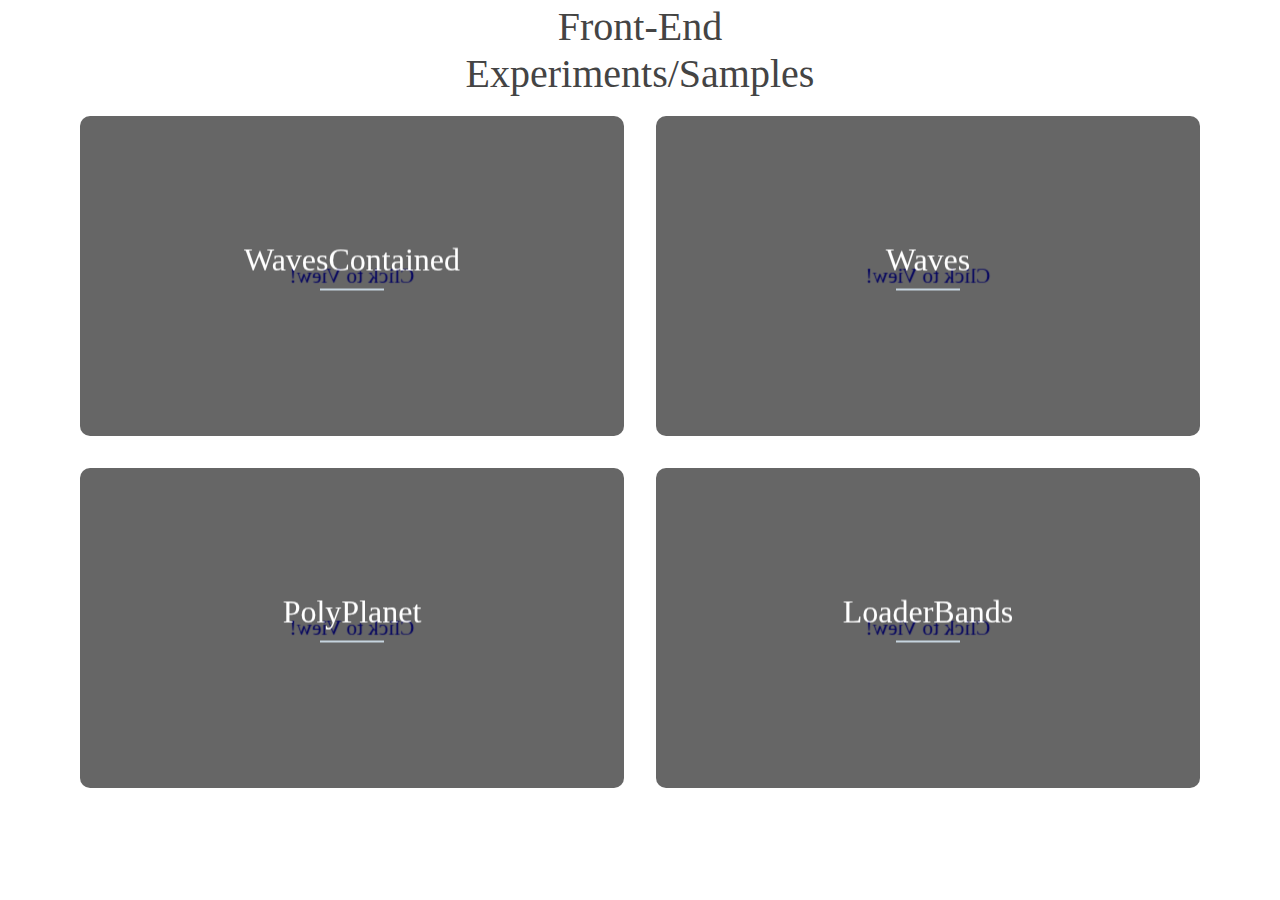
<file: index.html>
<html>
<link rel="stylesheet" type="text/css" href="frontmain.css">
<div class="wrapper">
  <h1>Front-End<br>Experiments/Samples</h1>
  <div class="cols">
			<div class="col" ontouchstart="this.classList.toggle('hover');">
				<div class="container">
					<div class="front" style="background-image: url(https://unsplash.it/504/504/">
						<div class="inner">
							<p>WavesContained</p>
						</div>
					</div>
					<div class="back">
						<div class="inner">
							<p><a style="text-decoration: none;" href="wavescircle/index.html">Click to View!</a></p>
						</div>
					</div>
				</div>
			</div>
			<div class="col" ontouchstart="this.classList.toggle('hover');">
				<div class="container">
					<div class="front" style="background-image: url(https://unsplash.it/505/505/)">
						<div class="inner">
							<p>Waves</p>
						</div>
					</div>
					<div class="back">
						<div class="inner">
							<a style="text-decoration: none;" href="waves2points/index.html"><p>Click to View!</p></a>
						</div>
					</div>
				</div>
			</div>
			<div class="col" ontouchstart="this.classList.toggle('hover');">
				<div class="container">
					<div class="front" style="background-image: url(https://unsplash.it/506/506/)">
						<div class="inner">
							<p>PolyPlanet</p>
						</div>
					</div>
					<div class="back">
						<div class="inner">
							<a style="text-decoration: none;" href="polyplanet/index.html"><p>Click to View!</p></a>
						</div>
					</div>
				</div>
			</div>
			<div class="col" ontouchstart="this.classList.toggle('hover');">
				<div class="container">
					<div class="front" style="background-image: url(https://unsplash.it/508/508/)">
						<div class="inner">
							<p>LoaderBands</p>
						</div>
					</div>
					<div class="back">
						<div class="inner">
							<a style="text-decoration: none;" href="bandload/index.html"><p>Click to View!</p></a>
						</div>
					</div>
				</div>
			</div>
		</div>
 </div>
 </html>
</file>
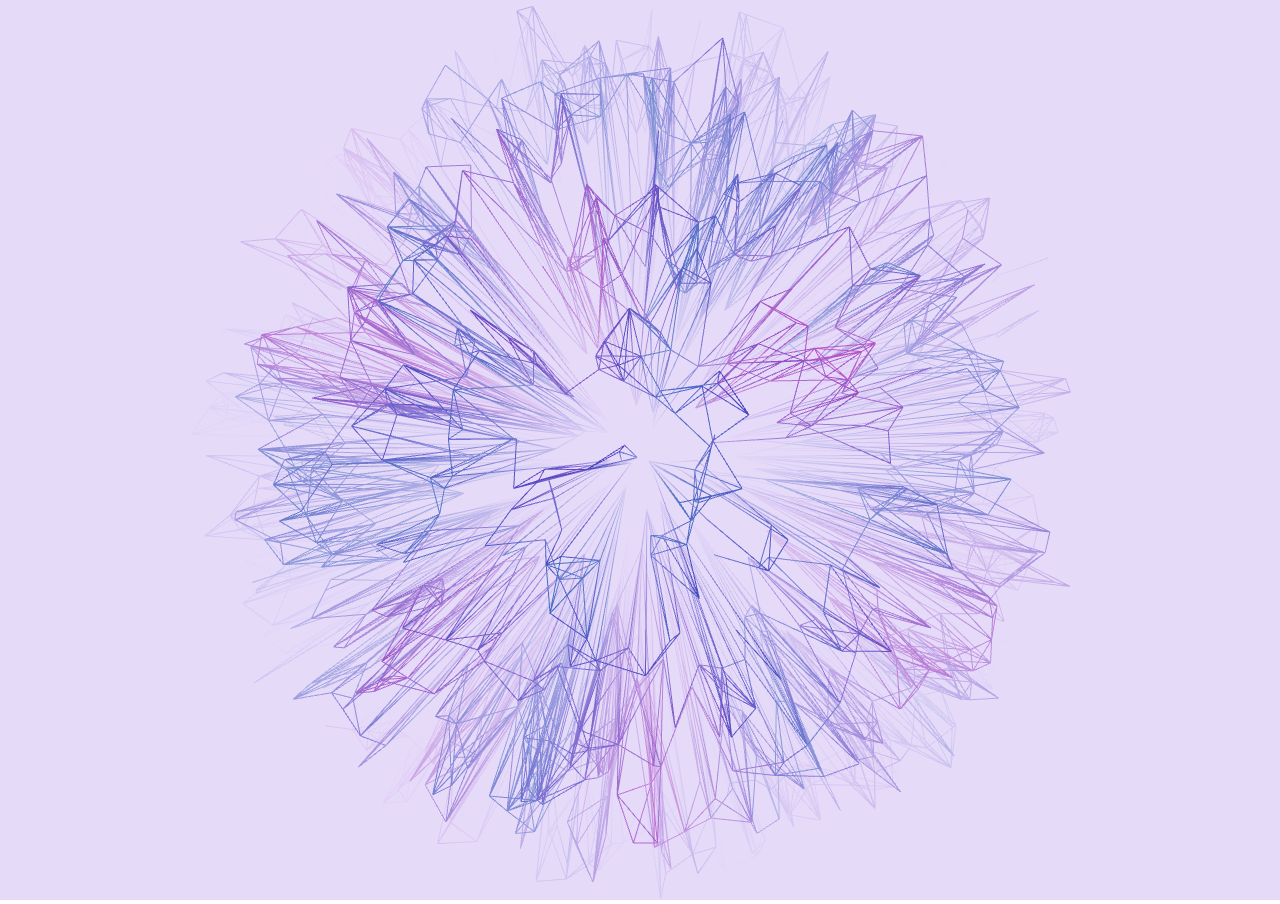
<file: polyplanet/index.html>
<!DOCTYPE html>
<html lang="en">  
      <style>
      body{
  margin:0;
  overflow:hidden;
}
    </style>

  <script>
  window.console = window.console || function(t) {};
</script>

  
  
  <script>
  if (document.location.search.match(/type=embed/gi)) {
    window.parent.postMessage("resize", "*");
  }
</script>


</head>

<body translate="no">

  <canvas id="scene" width="1440" height="689" style="width: 1440px; height: 689px;"></canvas>
  <script src="three.min.js"></script>
<script src="OrbitControls.js"></script>
<script src="perlin.js"></script>
<script src="TweenMax.min.js"></script>

    <script>
      var ww, wh, renderer, scene, camera, planet, strokes;

function init() {

  ww = window.innerWidth;
  wh = window.innerHeight;

  renderer = new THREE.WebGLRenderer({
    canvas: document.getElementById("scene"),
    antialias: true
  });
  renderer.setSize(ww, wh);
  renderer.setClearColor(0xe6daf9);
  renderer.setPixelRatio(window.devicePixelRatio ? window.devicePixelRatio : 1);

  scene = new THREE.Scene();
  scene.fog = new THREE.Fog(0xe6daf9, 310, 550);

  camera = new THREE.PerspectiveCamera(50, ww / wh, 20, 10000);
  camera.position.set(0, 0, 600);
  scene.add(camera);

  createPlanet();

  requestAnimationFrame(render);
  window.addEventListener("resize", onWindowResize);
}

function onWindowResize() {
  ww = window.innerWidth;
  wh = window.innerHeight;

  camera.aspect = ww / wh;
  camera.updateProjectionMatrix();

  renderer.setSize(ww, wh);
}

function createPlanet() {
  planet = new THREE.Object3D();
  scene.add(planet);

  var geometry = new THREE.Geometry();
  for (var x = 0; x < 3500; x++) {
    var lat = 2 * Math.PI * Math.random();
    var long = Math.acos(2 * Math.random() - 1);
    var u = Math.cos(long);
    var pos = {
      x: (Math.random() * 40 + 220) * Math.sqrt(1 - (u * u)) * Math.cos(lat),
      y: (Math.random() * 40 + 220) * Math.sqrt(1 - (u * u)) * Math.sin(lat),
      z: (Math.random() * 40 + 220) * u
    };
    var dest = {
      x: 80 * Math.sqrt(1 - (u * u)) * Math.cos(lat),
      y: 80 * Math.sqrt(1 - (u * u)) * Math.sin(lat),
      z: 80 * u
    };
    var vector = new THREE.Vector3(pos.x, pos.y, pos.z);
    TweenMax.to(vector, Math.random() * 5 + 2, {
      x: pos.x*0.2,
      y: pos.y*0.2,
      z: pos.z*0.2,
      repeat: -1,
      delay: -9,
      yoyo: true,
      ease: Power1.easeIn
    });
    vector.amount = 0;
    geometry.vertices.push(vector);
  }

  var segments = new THREE.Geometry();
  var color, perlin;
  for (var i = geometry.vertices.length - 1; i >= 0; i--) {
    var vector = geometry.vertices[i];
    for (var j = geometry.vertices.length - 1; j >= 0; j--) {
      if (vector.distanceTo(geometry.vertices[j]) < 25 && vector.amount < 6) {
        segments.vertices.push(vector);
        segments.vertices.push(geometry.vertices[j]);
        geometry.vertices[i].amount++;
        geometry.vertices[j].amount++;
        perlin = Math.abs(noise.simplex3(vector.x * 0.005, vector.y * 0.005, vector.z * 0.002));
        color = new THREE.Color("hsl(" + (perlin * 80 + 220) + ", 50%,50%)")
        segments.colors.push(color);
        segments.colors.push(color);
      }
    }
  }

  var material = new THREE.LineBasicMaterial({
    vertexColors: THREE.VertexColors
  });
  strokes = new THREE.LineSegments(segments, material);
  planet.add(strokes);

}

function render(a) {
  requestAnimationFrame(render);

  strokes.geometry.verticesNeedUpdate = true;
  planet.rotation.x += 0.001;
  planet.rotation.y += 0.002;

  renderer.render(scene, camera);
}

init();
    </script>
</body>
</html>
</file>
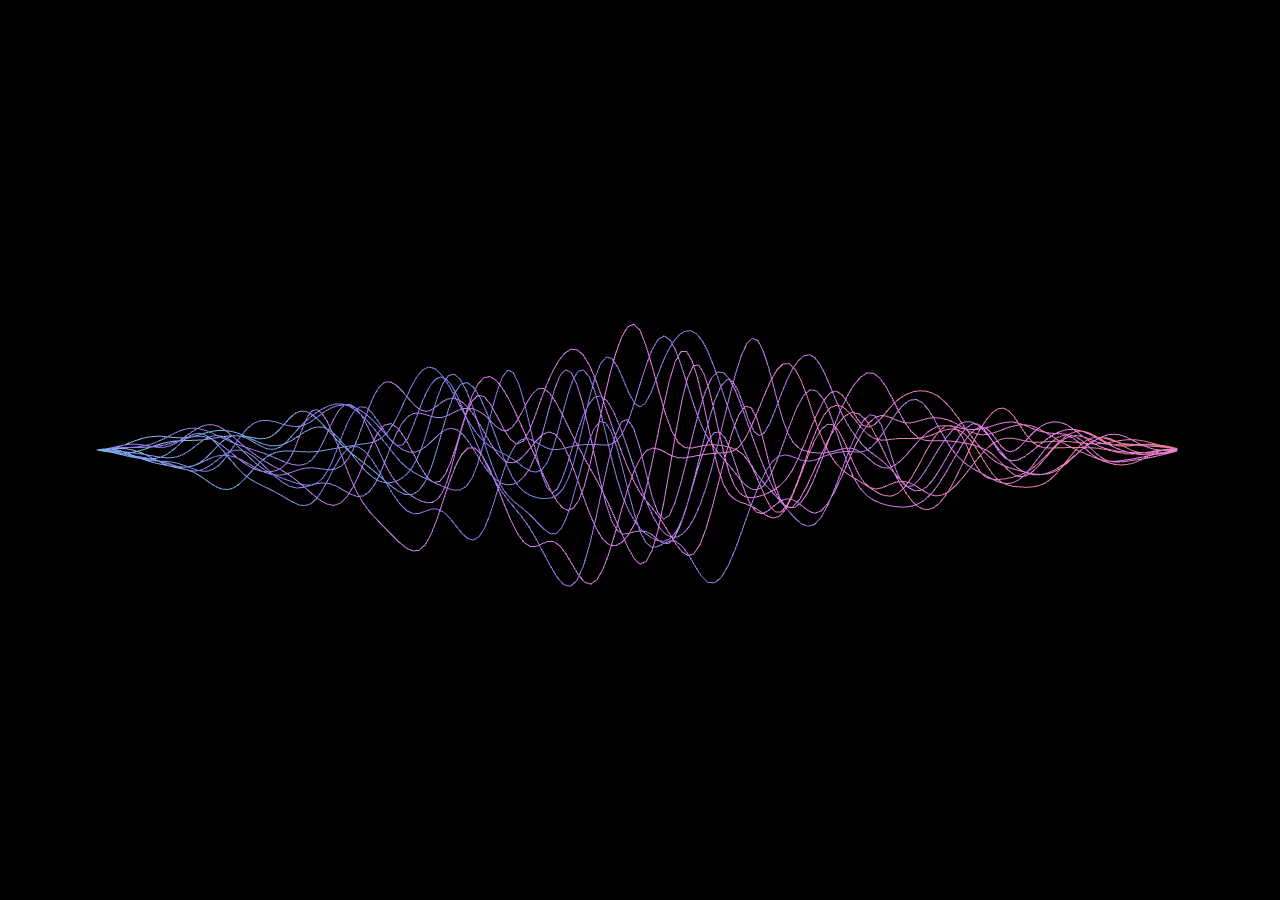
<file: waves2points/index.html>
<!DOCTYPE html>
<html lang="en">
<meta name="viewport" content="width=device-width, initial-scale=1">
<style>
      body {
  overflow: hidden;
  margin: 0;
  -webkit-touch-callout: none;
  -webkit-user-select: none;
  -moz-user-select: none;
  -ms-user-select: none;
  user-select: none;
  -webkit-tap-highlight-color: rgba(0, 0, 0, 0);
}

canvas {
  position: absolute;
  top: 0;
  left: 0;
  cursor: pointer;
}

h2 {
  position: absolute;
  bottom: 10px;
  width: 100%;
  text-align: center;
  color: white;
  font-family: 'Josefin Sans', sans-serif;
  letter-spacing: 4px;
  opacity: 0.2;
  font-weight: 300;
}

    </style>

  <script>
  window.console = window.console || function(t) {};
</script>

  
  
  <script>
  if (document.location.search.match(/type=embed/gi)) {
    window.parent.postMessage("resize", "*");
  }
</script>


</head>

<body translate="no">

  <canvas width="1082" height="393" style="width: 1082px; height: 393px;"></canvas>
  <script src="./three.js"></script>
<script src="./perlin.js"></script>
    <script>
      console.clear();
var renderer = new THREE.WebGLRenderer({
  canvas: document.querySelector("canvas"),
  antialias: true
});
renderer.setPixelRatio(window.devicePixelRatio > 1 ? 2 : 1);
renderer.setSize(window.innerWidth, window.innerHeight);
var scene = new THREE.Scene();
var camera = new THREE.PerspectiveCamera(
  45,
  window.innerWidth / window.innerHeight,
  1,
  1000
);
camera.position.z = 60;
var length = 30;
var mouseJump = {
  x: 0,
  y: 0
};
var offset = 0;
function Spline() {
  this.geometry = new THREE.Geometry();
  this.color = Math.floor(Math.random() * 80 + 180);
  for (var j = 0; j < 180; j++) {
    this.geometry.vertices.push(
      new THREE.Vector3(j / 180 * length * 2 - length, 0, 0)
    );
    this.geometry.colors[j] = new THREE.Color(
      "hsl(" + (j * 0.6 + this.color) + ",70%,70%)"
    );
  }
  this.material = new THREE.LineBasicMaterial({
    vertexColors: THREE.VertexColors
  });
  this.mesh = new THREE.Line(this.geometry, this.material);
  this.speed = (Math.random() + 0.1) * 0.0002;
  scene.add(this.mesh);
}
var isMouseDown = false;
var prevA = 0;
function render(a) {
  requestAnimationFrame(render);
  for (var i = 0; i < splines.length; i++) {
    for (var j = 0; j < splines[i].geometry.vertices.length; j++) {
      var vector = splines[i].geometry.vertices[j];
      vector.y =
        noise.simplex2(j * 0.05 + i - offset, a * splines[i].speed) * 8;
      vector.z = noise.simplex2(vector.x * 0.05 + i, a * splines[i].speed) * 8;

      vector.y *= 1 - Math.abs(vector.x / length);
      vector.z *= 1 - Math.abs(vector.x / length);
    }
    splines[i].geometry.verticesNeedUpdate = true;
  }
  scene.rotation.x = a * 0.0003;
  if (isMouseDown) {
    mouseJump.x += 0.001;
    if (a - prevA > 100) {
      updateColor();
      prevA = a;
    }
  } else {
    mouseJump.x -= 0.001;
  }
  mouseJump.x = Math.max(0, Math.min(0.07, mouseJump.x));
  offset += mouseJump.x;
  renderer.render(scene, camera);
}
var splines = [];
for (var i = 0; i < 12; i++) splines.push(new Spline());
function onResize() {
  camera.aspect = window.innerWidth / window.innerHeight;
  camera.updateProjectionMatrix();
  renderer.setSize(window.innerWidth, window.innerHeight);
}
function updateColor() {
  for (var i = 0; i < splines.length; i++) {
    var color = Math.abs((splines[i].color - offset * 10) % 360);
    for (var j = 0; j < splines[i].geometry.vertices.length; j++) {
      splines[i].mesh.geometry.colors[j] = new THREE.Color(
        "hsl(" + (j * 0.6 + color) + ",70%,70%)"
      );
    }
    splines[i].mesh.geometry.colorsNeedUpdate = true;
  }
}
function onMouseDown(e) {
  isMouseDown = true;
  return false;
}
function onMouseUp() {
  isMouseDown = false;
}
window.addEventListener("resize", onResize);
window.addEventListener("keydown", onMouseDown);
document.body.addEventListener("mousedown", onMouseDown);
document.body.addEventListener("mouseup", onMouseUp);
document.body.addEventListener("touchstart", onMouseDown);
document.body.addEventListener("touchend", onMouseUp);
requestAnimationFrame(render);
    </script>
</body>
</html>
</file>
<file: frontmain.css>
*{
  margin: 0;
  padding: 0;
  -webkit-box-sizing: border-box;
          box-sizing: border-box;
}

h1{
  font-size: 2.5rem;
  font-family: 'Montserrat';
  font-weight: normal;
  color: #444;
  text-align: center;
  margin: 0.2rem 0;
}

.wrapper{
  width: 90%;
  margin: 0 auto;
  max-width: 80rem;
}

.cols{
  display: -webkit-box;
  display: -ms-flexbox;
  display: flex;
  -ms-flex-wrap: wrap;
      flex-wrap: wrap;
  -webkit-box-pack: center;
      -ms-flex-pack: center;
          justify-content: center;
}

.col{
  width: calc(25% - 2rem);
  margin: 1rem;
  cursor: pointer;
}

.container{
  -webkit-transform-style: preserve-3d;
          transform-style: preserve-3d;
	-webkit-perspective: 1000px;
	        perspective: 1000px;
}

.front,
.back{
  background-size: cover;
	background-position: center;
	-webkit-transition: -webkit-transform .7s cubic-bezier(0.4, 0.2, 0.2, 1);
	transition: -webkit-transform .7s cubic-bezier(0.4, 0.2, 0.2, 1);
	-o-transition: transform .7s cubic-bezier(0.4, 0.2, 0.2, 1);
	transition: transform .7s cubic-bezier(0.4, 0.2, 0.2, 1);
	transition: transform .7s cubic-bezier(0.4, 0.2, 0.2, 1), -webkit-transform .7s cubic-bezier(0.4, 0.2, 0.2, 1);
	-webkit-backface-visibility: hidden;
	        backface-visibility: hidden;
	text-align: center;
	min-height: 320px;
	height: auto;
	border-radius: 10px;
	color: #fff;
	font-size: 1.5rem;
}

.back{
  background: #cedce7;
  background: -webkit-linear-gradient(45deg,  #cedce7 0%,#596a72 100%);
  background: -o-linear-gradient(45deg,  #cedce7 0%,#596a72 100%);
  background: linear-gradient(45deg,  #cedce7 0%,#596a72 100%);
}

.front:after{
	position: absolute;
    top: 0;
    left: 0;
    z-index: 1;
    width: 100%;
    height: 100%;
    content: '';
    display: block;
    opacity: .6;
    background-color: #000;
    -webkit-backface-visibility: hidden;
            backface-visibility: hidden;
    border-radius: 10px;
}
.container:hover .front,
.container:hover .back{
    -webkit-transition: -webkit-transform .7s cubic-bezier(0.4, 0.2, 0.2, 1);
    transition: -webkit-transform .7s cubic-bezier(0.4, 0.2, 0.2, 1);
    -o-transition: transform .7s cubic-bezier(0.4, 0.2, 0.2, 1);
    transition: transform .7s cubic-bezier(0.4, 0.2, 0.2, 1);
    transition: transform .7s cubic-bezier(0.4, 0.2, 0.2, 1), -webkit-transform .7s cubic-bezier(0.4, 0.2, 0.2, 1);
}

.back{
    position: absolute;
    top: 0;
    left: 0;
    width: 100%;
}

.inner{
    -webkit-transform: translateY(-50%) translateZ(60px) scale(0.94);
            transform: translateY(-50%) translateZ(60px) scale(0.94);
    top: 50%;
    position: absolute;
    left: 0;
    width: 100%;
    padding: 2rem;
    -webkit-box-sizing: border-box;
            box-sizing: border-box;
    outline: 1px solid transparent;
    -webkit-perspective: inherit;
            perspective: inherit;
    z-index: 2;
}

.container .back{
    -webkit-transform: rotateY(180deg);
            transform: rotateY(180deg);
    -webkit-transform-style: preserve-3d;
            transform-style: preserve-3d;
}

.container .front{
    -webkit-transform: rotateY(0deg);
            transform: rotateY(0deg);
    -webkit-transform-style: preserve-3d;
            transform-style: preserve-3d;
}

.container:hover .back{
  -webkit-transform: rotateY(0deg);
          transform: rotateY(0deg);
  -webkit-transform-style: preserve-3d;
          transform-style: preserve-3d;
}

.container:hover .front{
  -webkit-transform: rotateY(-180deg);
          transform: rotateY(-180deg);
  -webkit-transform-style: preserve-3d;
          transform-style: preserve-3d;
}

.front .inner p{
  font-size: 2rem;
  margin-bottom: 2rem;
  position: relative;
}

.front .inner p:after{
  content: '';
  width: 4rem;
  height: 2px;
  position: absolute;
  background: #C6D4DF;
  display: block;
  left: 0;
  right: 0;
  margin: 0 auto;
  bottom: -.75rem;
}

.front .inner span{
  color: rgba(255,255,255,0.7);
  font-family: 'Montserrat';
  font-weight: 300;
}

@media screen and (max-width: 128rem){
  .col{
    width: calc(50% - 2rem);
  }
}

@media screen and (max-width: 48rem){
  .col{
    width: calc(50% - 2rem);
  }
}

@media screen and (max-width: 32rem){
  .col{
    width: 100%;
    margin: 0 0 2rem 0;
  }
}
</file>
